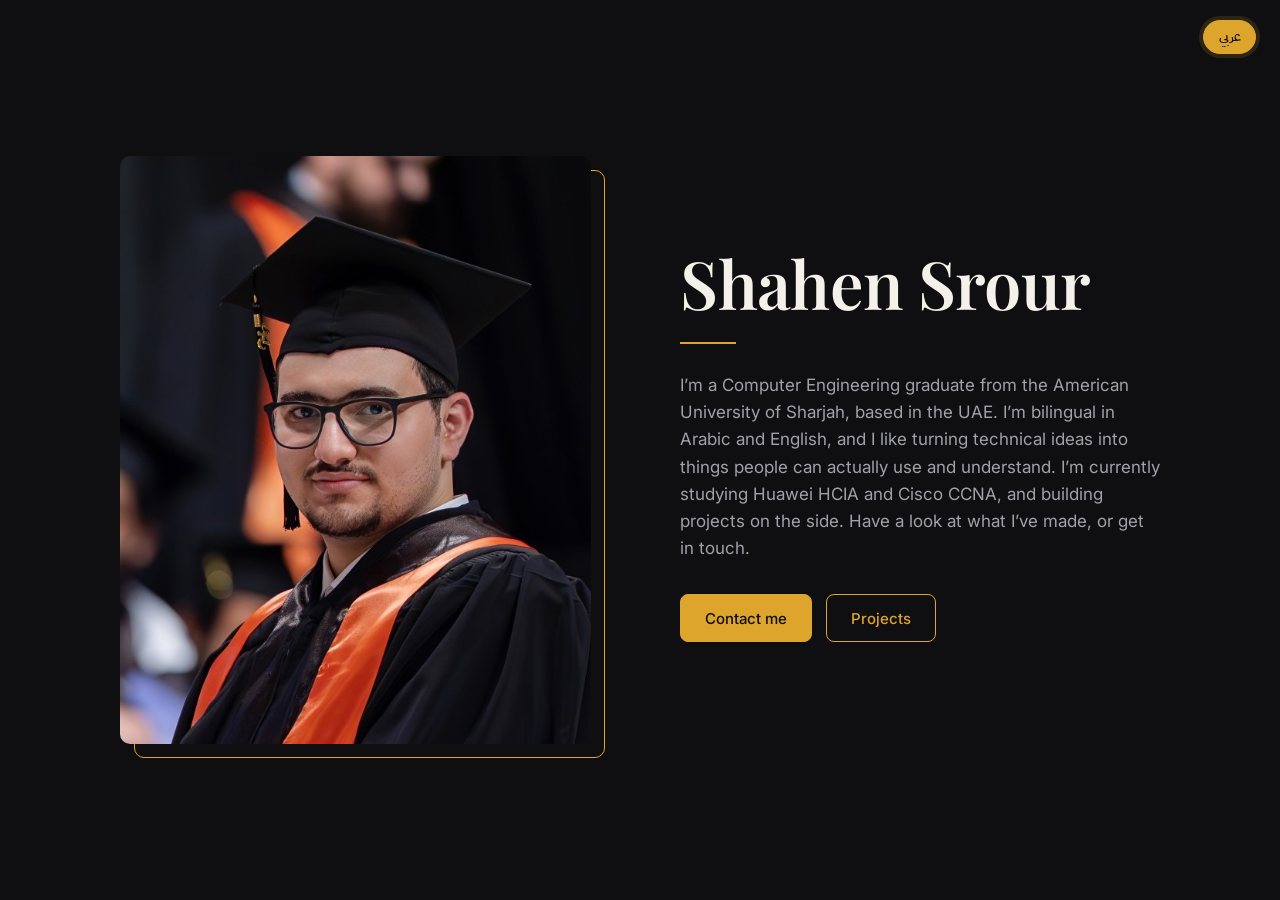
<file: index.html>
<!DOCTYPE html>
<html lang="en" dir="ltr">
<head>
  <meta charset="UTF-8">
  <meta name="viewport" content="width=device-width, initial-scale=1, viewport-fit=cover">
  <title>Shahen Srour</title>
  <meta name="description" content="Shahen Srour — portfolio">
  <link rel="preconnect" href="https://fonts.googleapis.com">
  <link rel="preconnect" href="https://fonts.gstatic.com" crossorigin>
  <link rel="stylesheet" href="https://fonts.googleapis.com/css2?family=IBM+Plex+Sans+Arabic:wght@400;500;600&family=Inter:wght@400;500;600&family=Playfair+Display:wght@500;600&display=swap">
  <link rel="stylesheet" href="style.css">
  <!-- Loaded in <head> (not deferred) so the saved language/direction is set before first paint. -->
  <script src="script.js"></script>
</head>
<body>

  <button type="button" class="lang-toggle" id="lang-toggle" lang="ar"
          aria-label="Switch to Arabic"
          data-i18n="toggle" data-i18n-attr="aria-label:toggleAria">عربي</button>

  <main class="stage" id="main">
    <figure class="photo">
      <img src="assets/photo.jpg" width="763" height="763"
           alt="Portrait of Shahen Srour" data-i18n-attr="alt:photoAlt">
    </figure>

    <section class="content" aria-labelledby="name">
      <h1 class="name" id="name" data-i18n="name">Shahen Srour</h1>
      <span class="divider" aria-hidden="true"></span>

      <div class="panels" id="panels">
        <!-- Default content -->
        <div class="panel panel--intro" id="panel-intro">
          <p class="intro" data-i18n="intro">I’m a Computer Engineering graduate from the American University of Sharjah, based in the UAE. I’m bilingual in Arabic and English, and I like turning technical ideas into things people can actually use and understand. I’m currently studying Huawei HCIA and Cisco CCNA, and building projects on the side. Have a look at what I’ve made, or get in touch.</p>
          <div class="actions">
            <button type="button" class="btn btn--primary" id="contact-btn" data-i18n="contact">Contact me</button>
            <button type="button" class="btn btn--outline" id="projects-btn"
                    aria-haspopup="dialog" aria-controls="projects-modal" data-i18n="projects">Projects</button>
          </div>
        </div>

        <!-- Socials (hidden until "Contact me") -->
        <div class="panel panel--socials" id="panel-socials" inert>
          <ul class="socials" aria-label="Social links" data-i18n-attr="aria-label:socialsLabel">
            <li>
              <a class="social-link" href="#" data-social="email">
                <span class="social-icon" aria-hidden="true">
                  <svg viewBox="0 0 24 24" fill="none" stroke="currentColor" stroke-width="1.6" stroke-linecap="round" stroke-linejoin="round"><path d="M4 4h16c1.1 0 2 .9 2 2v12c0 1.1-.9 2-2 2H4c-1.1 0-2-.9-2-2V6c0-1.1.9-2 2-2z"/><path d="M22 6l-10 7L2 6"/></svg>
                </span>
                <span class="social-text">
                  <span class="social-label" data-i18n="email">Email</span>
                  <span class="social-sub" id="email-address" dir="ltr"></span>
                </span>
              </a>
              <button type="button" class="copy-btn" id="copy-email"
                      aria-label="Copy email address" data-i18n-attr="aria-label:copyEmail">
                <svg class="icon-copy" aria-hidden="true" viewBox="0 0 24 24" fill="none" stroke="currentColor" stroke-width="1.8" stroke-linecap="round" stroke-linejoin="round"><rect x="9" y="9" width="13" height="13" rx="2"/><path d="M5 15H4a2 2 0 0 1-2-2V4a2 2 0 0 1 2-2h9a2 2 0 0 1 2 2v1"/></svg>
                <svg class="icon-check" aria-hidden="true" viewBox="0 0 24 24" fill="none" stroke="currentColor" stroke-width="2.2" stroke-linecap="round" stroke-linejoin="round"><path d="M20 6L9 17l-5-5"/></svg>
              </button>
              <span class="visually-hidden" id="copy-status" role="status"></span>
            </li>
            <li>
              <a class="social-link" href="#" data-social="linkedin" target="_blank" rel="noopener noreferrer">
                <span class="social-icon" aria-hidden="true">
                  <svg viewBox="0 0 24 24" fill="none" stroke="currentColor" stroke-width="1.6" stroke-linecap="round" stroke-linejoin="round"><path d="M16 8a6 6 0 0 1 6 6v7h-4v-7a2 2 0 0 0-4 0v7h-4v-7a6 6 0 0 1 6-6z"/><rect x="2" y="9" width="4" height="12"/><circle cx="4" cy="4" r="2"/></svg>
                </span>
                <span class="social-label">LinkedIn</span>
                <svg class="social-arrow" aria-hidden="true" viewBox="0 0 24 24" fill="none" stroke="currentColor" stroke-width="1.6" stroke-linecap="round" stroke-linejoin="round"><path d="M7 17L17 7M8 7h9v9"/></svg>
              </a>
            </li>
            <li>
              <a class="social-link" href="#" data-social="whatsapp" target="_blank" rel="noopener noreferrer">
                <span class="social-icon" aria-hidden="true">
                  <svg viewBox="0 0 24 24" fill="none" stroke="currentColor" stroke-width="1.6" stroke-linecap="round" stroke-linejoin="round"><path d="M3 21l1.65-3.8a9 9 0 1 1 3.4 2.9L3 21"/><path d="M9 10a.5.5 0 0 0 1 0V9a.5.5 0 0 0-1 0v1a5 5 0 0 0 5 5h1a.5.5 0 0 0 0-1h-1a.5.5 0 0 0 0 1"/></svg>
                </span>
                <span class="social-label" data-i18n="whatsapp">WhatsApp</span>
                <svg class="social-arrow" aria-hidden="true" viewBox="0 0 24 24" fill="none" stroke="currentColor" stroke-width="1.6" stroke-linecap="round" stroke-linejoin="round"><path d="M7 17L17 7M8 7h9v9"/></svg>
              </a>
            </li>
          </ul>
          <button type="button" class="btn btn--ghost" id="socials-back">
            <svg class="back-icon" aria-hidden="true" viewBox="0 0 24 24" fill="none" stroke="currentColor" stroke-width="1.8" stroke-linecap="round" stroke-linejoin="round"><path d="M19 12H5M12 19l-7-7 7-7"/></svg>
            <span data-i18n="back">Back</span>
          </button>
        </div>
      </div>
    </section>
  </main>

  <!-- Projects modal -->
  <div class="modal" id="projects-modal" inert>
    <div class="dialog" role="dialog" aria-modal="true" aria-labelledby="modal-title" aria-describedby="code-callout">
      <div class="dialog-head">
        <h2 class="dialog-title" id="modal-title" data-i18n="modalTitle">Projects</h2>
        <button type="button" class="btn btn--ghost btn--sm" id="modal-back">
          <svg class="back-icon" aria-hidden="true" viewBox="0 0 24 24" fill="none" stroke="currentColor" stroke-width="1.8" stroke-linecap="round" stroke-linejoin="round"><path d="M19 12H5M12 19l-7-7 7-7"/></svg>
          <span data-i18n="back">Back</span>
        </button>
      </div>

      <div class="card-area">
        <img class="card-img" src="assets/card.jpg" width="275" height="435"
             alt="My business card. The access code under my name is blurred."
             data-i18n-attr="alt:cardAlt">
        <p class="code-callout" id="code-callout">
          <svg class="callout-arrow" aria-hidden="true" viewBox="0 0 24 40" fill="none" stroke="currentColor" stroke-width="1.8" stroke-linecap="round" stroke-linejoin="round"><path d="M12 38c3-10-3-20 0-34"/><path d="M6 10l6-6 6 6"/></svg>
          <span class="callout-text" data-i18n="callout">That blurred line is the access code. You'll find it on my printed card.</span>
        </p>
      </div>

      <form class="unlock" id="unlock-form" novalidate>
        <label class="visually-hidden" for="code" data-i18n="codeLabel">Access code</label>
        <div class="unlock-row">
          <div class="code-field" id="code-field">
            <input class="code-input" id="code" name="code" type="password"
                   autocomplete="off" autocapitalize="off" spellcheck="false"
                   placeholder="Access code" aria-describedby="code-error"
                   data-i18n-attr="placeholder:codePlaceholder">
            <button type="button" class="eye-toggle" id="eye-toggle"
                    aria-controls="code" aria-pressed="false" aria-label="Show code">
              <svg class="icon-eye" aria-hidden="true" viewBox="0 0 24 24" fill="none" stroke="currentColor" stroke-width="1.7" stroke-linecap="round" stroke-linejoin="round"><path d="M1 12s4-8 11-8 11 8 11 8-4 8-11 8-11-8-11-8z"/><circle cx="12" cy="12" r="3"/></svg>
              <svg class="icon-eye-off" aria-hidden="true" viewBox="0 0 24 24" fill="none" stroke="currentColor" stroke-width="1.7" stroke-linecap="round" stroke-linejoin="round"><path d="M17.94 17.94A10.07 10.07 0 0 1 12 20c-7 0-11-8-11-8a18.45 18.45 0 0 1 5.06-5.94M9.9 4.24A9.12 9.12 0 0 1 12 4c7 0 11 8 11 8a18.5 18.5 0 0 1-2.16 3.19m-6.72-1.07a3 3 0 1 1-4.24-4.24"/><path d="M1 1l22 22"/></svg>
            </button>
          </div>
          <button type="submit" class="btn btn--primary" data-i18n="submit">Unlock</button>
        </div>
        <p class="error" id="code-error" aria-live="polite"></p>
      </form>
    </div>
  </div>

</body>
</html>
</file>
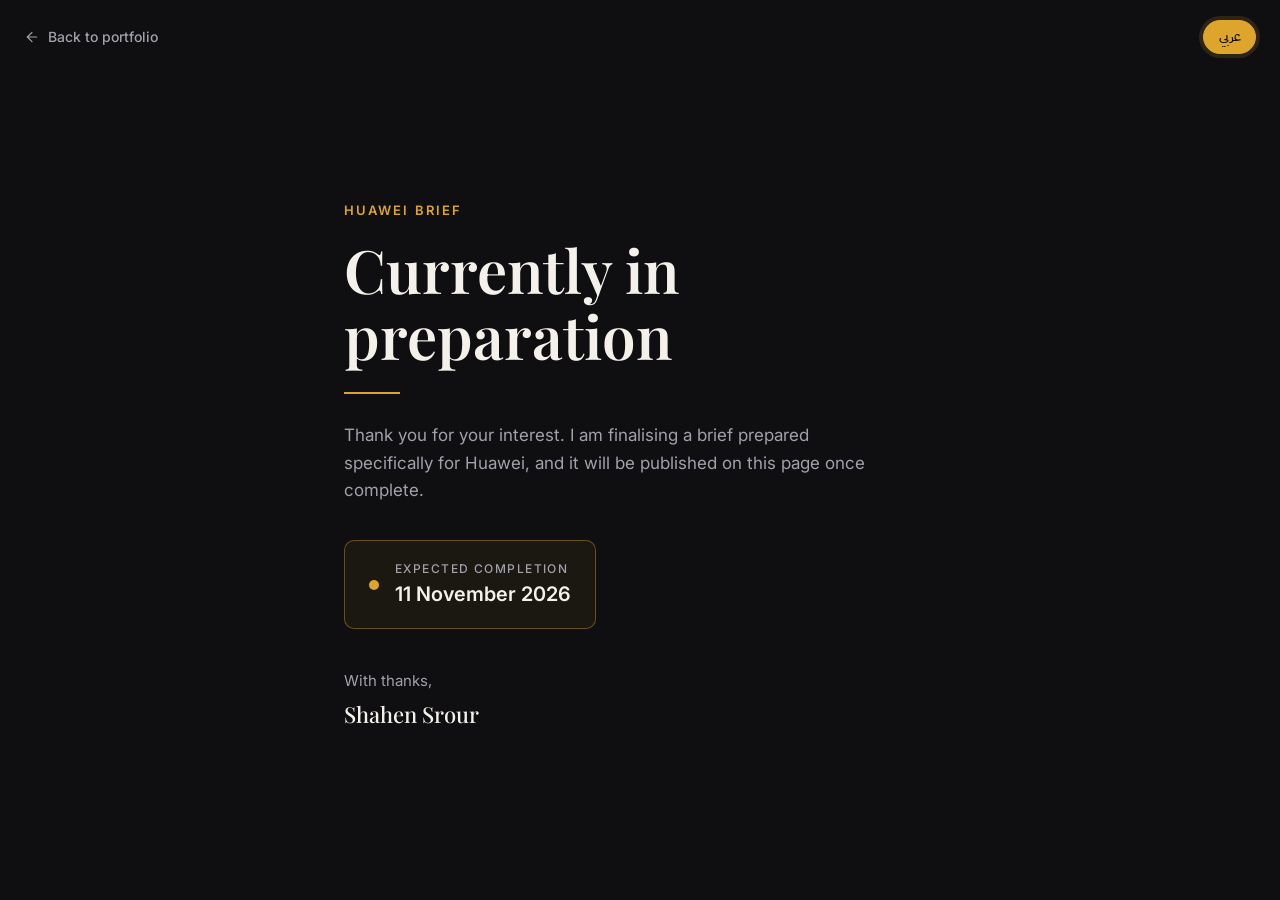
<file: huawei-brief.html>
<!DOCTYPE html>
<html lang="en" dir="ltr">
<head>
  <meta charset="UTF-8">
  <meta name="viewport" content="width=device-width, initial-scale=1, viewport-fit=cover">
  <meta name="robots" content="noindex, nofollow">
  <title>Huawei Brief · Shahen Srour</title>
  <link rel="preconnect" href="https://fonts.googleapis.com">
  <link rel="preconnect" href="https://fonts.gstatic.com" crossorigin>
  <link rel="stylesheet" href="https://fonts.googleapis.com/css2?family=IBM+Plex+Sans+Arabic:wght@400;500;600&family=Inter:wght@400;500;600&family=Playfair+Display:wght@500;600&display=swap">
  <link rel="stylesheet" href="style.css">
  <script>
    /* EN/AR text for this page. Shares the language choice saved by the main site. */
    (function () {
      var KEY = "portfolio-lang";
      var TEXT = {
        en: {
          pageTitle: "Huawei Brief · Shahen Srour",
          back: "Back to portfolio",
          eyebrow: "Huawei Brief",
          title: "Currently in preparation",
          lead: "Thank you for your interest. I am finalising a brief prepared specifically for Huawei, and it will be published on this page once complete.",
          statusLabel: "Expected completion",
          date: "11 November 2026",
          sign: "With thanks,",
          name: "Shahen Srour",
          toggle: "عربي",
          toggleAria: "Switch to Arabic"
        },
        ar: {
          pageTitle: "موجز هواوي · شاهين سرور",
          back: "العودة إلى معرض أعمالي",
          eyebrow: "موجز هواوي",
          title: "قيد الإعداد حالياً",
          lead: "شكراً لاهتمامك. أعمل حالياً على إعداد موجز خاص بشركة هواوي، وسيُنشر على هذه الصفحة فور اكتماله.",
          statusLabel: "موعد الإنجاز المتوقع",
          date: "11 نوفمبر 2026",
          sign: "مع خالص الشكر،",
          name: "شاهين سرور",
          toggle: "EN",
          toggleAria: "التبديل إلى الإنجليزية"
        }
      };

      var lang = "en";
      try { if (localStorage.getItem(KEY) === "ar") lang = "ar"; } catch (e) {}
      var root = document.documentElement;
      root.lang = lang;
      root.dir = lang === "ar" ? "rtl" : "ltr";

      function apply(l) {
        var t = TEXT[l];
        lang = l;
        root.lang = l;
        root.dir = l === "ar" ? "rtl" : "ltr";
        document.title = t.pageTitle;
        document.querySelectorAll("[data-i18n]").forEach(function (el) {
          if (t[el.dataset.i18n] !== undefined) el.textContent = t[el.dataset.i18n];
        });
        var toggle = document.getElementById("lang-toggle");
        toggle.setAttribute("aria-label", t.toggleAria);
        toggle.lang = l === "ar" ? "en" : "ar";
      }

      document.addEventListener("DOMContentLoaded", function () {
        apply(lang);
        document.getElementById("lang-toggle").addEventListener("click", function () {
          var next = lang === "ar" ? "en" : "ar";
          apply(next);
          try { localStorage.setItem(KEY, next); } catch (e) {}
        });
      });
    })();
  </script>
</head>
<body class="brief-page">

  <a class="brief-back" href="index.html">
    <svg class="back-icon" aria-hidden="true" viewBox="0 0 24 24" fill="none" stroke="currentColor" stroke-width="1.8" stroke-linecap="round" stroke-linejoin="round"><path d="M19 12H5M12 19l-7-7 7-7"/></svg>
    <span data-i18n="back">Back to portfolio</span>
  </a>

  <button type="button" class="lang-toggle" id="lang-toggle" lang="ar"
          aria-label="Switch to Arabic" data-i18n="toggle">عربي</button>

  <main class="brief">
    <p class="brief-eyebrow" data-i18n="eyebrow">Huawei Brief</p>
    <h1 class="brief-title" data-i18n="title">Currently in preparation</h1>
    <span class="divider" aria-hidden="true"></span>
    <p class="brief-lead" data-i18n="lead">Thank you for your interest. I am finalising a brief prepared specifically for Huawei, and it will be published on this page once complete.</p>

    <div class="brief-status">
      <span class="status-dot" aria-hidden="true"></span>
      <p class="status-text">
        <span class="status-label" data-i18n="statusLabel">Expected completion</span>
        <time class="status-date" datetime="2026-11-11" data-i18n="date">11 November 2026</time>
      </p>
    </div>

    <p class="brief-sign">
      <span data-i18n="sign">With thanks,</span>
      <span class="brief-name" data-i18n="name">Shahen Srour</span>
    </p>
  </main>

</body>
</html>
</file>
<file: style.css>
/* ---------- Tokens ---------- */
:root {
  --bg: #0F0F11;
  --surface: #17171A;
  --gold: #DDA52C;
  --gold-hover: #E8B64C;
  --gold-soft: rgba(221, 165, 44, 0.12);
  --gold-line: rgba(221, 165, 44, 0.4);
  --text: #F4F1EA;
  --muted: #A1A1AA;
  --line: rgba(244, 241, 234, 0.1);
  --error: #EC8A5E;

  --font-display: "Playfair Display", Georgia, "Times New Roman", serif;
  --font-body: "Inter", system-ui, -apple-system, "Segoe UI", Roboto, sans-serif;
  --font-ar: "IBM Plex Sans Arabic", "Segoe UI", Tahoma, sans-serif;

  --radius: 10px;
  --dur: 400ms;

  /* 1vh fallback, upgraded to 1dvh where supported (mobile browser bars) */
  --vh: 1vh;

  /* Sizing (overridden on small / short screens) */
  --photo-h: min(calc(var(--vh) * 66), 600px, 46vw);
  --frame-offset: 14px;
  --name-size: clamp(2.75rem, 5.2vw, 4.75rem);
  --divider-space: 1.5rem;
  --intro-size: 1.0625rem;
  --btn-h: 48px;
  --row-pad: 0.875rem;
  --icon-box: 40px;

  color-scheme: dark;
}

@supports (height: 1dvh) {
  :root { --vh: 1dvh; }
}

/* ---------- Base ---------- */
*,
*::before,
*::after { box-sizing: border-box; }

html,
body {
  margin: 0;
  height: 100vh;
  height: 100dvh;
  overflow: hidden;
}

body {
  background: var(--bg);
  color: var(--text);
  font-family: var(--font-body);
  font-size: 16px;
  line-height: 1.6;
  -webkit-font-smoothing: antialiased;
  -moz-osx-font-smoothing: grayscale;
}

html[lang="ar"] body { font-family: var(--font-ar); }

img { display: block; max-width: 100%; }

button,
input { font: inherit; color: inherit; }

:focus-visible {
  outline: 2px solid var(--gold);
  outline-offset: 3px;
}

.visually-hidden {
  position: absolute !important;
  width: 1px; height: 1px;
  padding: 0; margin: -1px;
  overflow: hidden;
  clip: rect(0 0 0 0);
  white-space: nowrap;
  border: 0;
}

/* ---------- Language toggle ---------- */
.lang-toggle {
  position: fixed;
  top: calc(env(safe-area-inset-top, 0px) + 1.25rem);
  inset-inline-end: 1.5rem;
  z-index: 10;
  min-height: 34px;
  padding: 0.25rem 0.9rem;
  background: var(--gold);
  border: 1px solid var(--gold);
  border-radius: 999px;
  color: var(--bg);
  font-size: 0.8125rem;
  font-weight: 600;
  cursor: pointer;
  box-shadow: 0 0 0 4px rgba(221, 165, 44, 0.15);
  transition: background-color 0.2s ease, border-color 0.2s ease, box-shadow 0.2s ease;
}
.lang-toggle:hover {
  background: var(--gold-hover);
  border-color: var(--gold-hover);
  box-shadow: 0 0 0 6px rgba(221, 165, 44, 0.2);
}
.lang-toggle:lang(ar) { font-family: var(--font-ar); }
.lang-toggle:lang(en) { font-family: var(--font-body); }

/* ---------- Layout ---------- */
.stage {
  height: 100vh;
  height: 100dvh;
  display: grid;
  grid-template-columns: auto minmax(0, 30rem);
  justify-content: center;
  align-items: center;
  column-gap: clamp(3rem, 7vw, 7rem);
  padding: 2rem clamp(1.5rem, 5vw, 4rem);
}

/* ---------- Photo ---------- */
.photo {
  position: relative;
  margin: 0;
  height: var(--photo-h);
  width: calc(var(--photo-h) * 0.8);
  justify-self: end;
}

/* offset gold frame */
.photo::before {
  content: "";
  position: absolute;
  inset: 0;
  border: 1px solid var(--gold);
  border-radius: var(--radius);
  transform: translate(var(--frame-offset), var(--frame-offset));
}
html[dir="rtl"] .photo::before {
  transform: translate(calc(var(--frame-offset) * -1), var(--frame-offset));
}

.photo img {
  position: relative;
  width: 100%;
  height: 100%;
  object-fit: cover;
  border-radius: var(--radius);
  background: #1B1B1F;
}

/* ---------- Text column ---------- */
.content { min-width: 0; }

.name {
  margin: 0;
  font-family: var(--font-display);
  font-weight: 600;
  font-size: var(--name-size);
  line-height: 1.05;
  letter-spacing: -0.01em;
}
html[lang="ar"] .name {
  font-family: var(--font-ar);
  line-height: 1.3;
  letter-spacing: 0;
}

.divider {
  display: block;
  width: 56px;
  height: 2px;
  background: var(--gold);
  margin-block: var(--divider-space) calc(var(--divider-space) + 0.25rem);
}

/* Both panels share one grid cell, so they cross-fade in the same spot */
.panels {
  display: grid;
  align-items: start;
}

.panel {
  grid-area: 1 / 1;
  opacity: 1;
  transform: none;
  visibility: visible;
  transition:
    opacity var(--dur) ease,
    transform var(--dur) ease,
    visibility 0s linear 0s;
}

.panel--socials,
.panels.show-socials .panel--intro {
  opacity: 0;
  transform: translateY(10px);
  visibility: hidden;
  pointer-events: none;
  transition:
    opacity var(--dur) ease,
    transform var(--dur) ease,
    visibility 0s linear var(--dur);
}

.panels.show-socials .panel--socials {
  opacity: 1;
  transform: none;
  visibility: visible;
  pointer-events: auto;
  transition:
    opacity var(--dur) ease,
    transform var(--dur) ease,
    visibility 0s linear 0s;
}

.intro {
  margin: 0 0 2rem;
  max-width: 30rem;
  color: var(--muted);
  font-size: var(--intro-size);
}

.actions {
  display: flex;
  flex-wrap: wrap;
  gap: 0.875rem;
}

/* ---------- Buttons ---------- */
.btn {
  display: inline-flex;
  align-items: center;
  justify-content: center;
  gap: 0.5rem;
  min-height: var(--btn-h);
  padding: 0 1.5rem;
  border: 1px solid var(--gold);
  border-radius: 8px;
  font-size: 0.9375rem;
  font-weight: 500;
  line-height: 1;
  text-decoration: none;
  cursor: pointer;
  transition: background-color 0.2s ease, border-color 0.2s ease, color 0.2s ease;
}

.btn--primary { background: var(--gold); color: var(--bg); }
.btn--primary:hover { background: var(--gold-hover); border-color: var(--gold-hover); }

.btn--outline { background: transparent; color: var(--gold); }
.btn--outline:hover { background: var(--gold-soft); }

.btn--ghost {
  background: transparent;
  border-color: var(--line);
  color: var(--muted);
  padding: 0 1.1rem;
}
.btn--ghost:hover { color: var(--text); border-color: var(--gold-line); }

.btn--sm { min-height: 36px; padding: 0 0.875rem; font-size: 0.875rem; }

.back-icon { width: 16px; height: 16px; flex: none; }
html[dir="rtl"] .back-icon { transform: scaleX(-1); }

/* ---------- Socials ---------- */
.socials {
  list-style: none;
  margin: 0 0 1.5rem;
  padding: 0;
  border-top: 1px solid var(--line);
}
.socials li {
  display: flex;
  align-items: center;
  gap: 0.5rem;
  border-bottom: 1px solid var(--line);
}

.social-link {
  flex: 1;
  min-width: 0;
  display: flex;
  align-items: center;
  gap: 1rem;
  padding: var(--row-pad) 0.25rem;
  border-radius: 6px;
  color: var(--text);
  text-decoration: none;
  font-weight: 500;
  transition: color 0.2s ease;
}

.social-icon {
  display: grid;
  place-items: center;
  flex: none;
  width: var(--icon-box);
  height: var(--icon-box);
  border: 1px solid var(--gold-line);
  border-radius: 50%;
  color: var(--gold);
  transition: background-color 0.2s ease;
}
.social-icon svg { width: 18px; height: 18px; }

.social-label { flex: 1; }

/* Email row: label with the address underneath */
.social-text {
  flex: 1;
  min-width: 0;
  display: flex;
  flex-direction: column;
  line-height: 1.3;
}
.social-sub {
  align-self: flex-start; /* sits at the start edge in both LTR and RTL */
  max-width: 100%;
  overflow: hidden;
  text-overflow: ellipsis;
  white-space: nowrap;
  color: var(--muted);
  font-family: var(--font-body);
  font-size: 0.875rem;
  font-weight: 400;
  transition: color 0.2s ease;
}
.social-link:hover .social-sub { color: var(--text); }

.copy-btn {
  flex: none;
  width: 38px;
  height: 38px;
  display: grid;
  place-items: center;
  padding: 0;
  background: transparent;
  border: 1px solid var(--gold-line);
  border-radius: 8px;
  color: var(--gold);
  cursor: pointer;
  transition: background-color 0.2s ease, color 0.2s ease, border-color 0.2s ease;
}
.copy-btn:hover { background: var(--gold-soft); }
.copy-btn svg { width: 17px; height: 17px; }
.copy-btn .icon-check,
.copy-btn.is-copied .icon-copy { display: none; }
.copy-btn.is-copied .icon-check { display: block; }
.copy-btn.is-copied { background: var(--gold); border-color: var(--gold); color: var(--bg); }

.social-arrow {
  width: 18px;
  height: 18px;
  color: var(--muted);
  transition: color 0.2s ease, transform 0.2s ease;
}
html[dir="rtl"] .social-arrow { transform: scaleX(-1); }

.social-link:hover { color: var(--gold); }
.social-link:hover .social-icon { background: var(--gold-soft); }
.social-link:hover .social-arrow { color: var(--gold); transform: translate(2px, -2px); }
html[dir="rtl"] .social-link:hover .social-arrow { transform: translate(-2px, -2px) scaleX(-1); }

/* ---------- Modal ---------- */
.modal {
  position: fixed;
  inset: 0;
  z-index: 20;
  display: grid;
  place-items: center;
  padding: 1.25rem;
  background: rgba(8, 8, 10, 0.78);
  -webkit-backdrop-filter: blur(4px);
  backdrop-filter: blur(4px);
  opacity: 0;
  visibility: hidden;
  transition: opacity 0.3s ease, visibility 0s linear 0.3s;
}
.modal.is-open {
  opacity: 1;
  visibility: visible;
  transition: opacity 0.3s ease, visibility 0s linear 0s;
}

.dialog {
  width: min(100%, 36rem);
  max-height: 100%;
  overflow: auto;
  padding: 1.5rem;
  background: var(--surface);
  border: 1px solid var(--line);
  border-radius: 14px;
  box-shadow: 0 30px 80px rgba(0, 0, 0, 0.5);
  transform: scale(0.95) translateY(8px);
  transition: transform 0.3s ease;
}
.modal.is-open .dialog { transform: none; }

.dialog-head {
  display: flex;
  align-items: center;
  justify-content: space-between;
  gap: 1rem;
  margin-bottom: 1.25rem;
}

.dialog-title {
  margin: 0;
  font-size: 1.125rem;
  font-weight: 600;
}

/* Business card (centered) + upward arrow pointing at the blurred code.
   --code-x: horizontal centre of the code in card.jpg (fraction of width)
   --code-bottom: bottom edge of the code (fraction of height)
   Adjust them if you swap in a different card image. */
.card-area {
  --card-h: clamp(200px, calc(var(--vh) * 34), 290px);
  --card-w: calc(var(--card-h) * 275 / 435);
  --code-x: 0.4;
  --code-bottom: 0.92;

  display: flex;
  flex-direction: column;
  align-items: center;
}

.card-img {
  width: var(--card-w);
  height: var(--card-h);
  object-fit: cover;
  border-radius: var(--radius);
  border: 1px solid var(--line);
  background: #111215;
}

.code-callout {
  display: flex;
  flex-direction: column;
  align-items: center;
  gap: 0.25rem;
  max-width: 24rem;
  /* pull the arrow up so its tip sits just under the code */
  margin: calc(var(--card-h) * (var(--code-bottom) - 1)) 0 0;
  color: var(--gold);
  font-size: 0.875rem;
  font-weight: 500;
  line-height: 1.4;
  text-align: center;
}

.callout-arrow {
  flex: none;
  width: 24px;
  height: 40px;
  /* the card image doesn't mirror in RTL, so this physical shift is correct in both */
  transform: translateX(calc(var(--card-w) * (var(--code-x) - 0.5)));
  filter: drop-shadow(0 0 2px rgba(0, 0, 0, 0.9));
}

.unlock {
  display: flex;
  flex-direction: column;
  align-items: center;
  gap: 0.5rem;
  margin-top: 1.5rem;
  text-align: center;
}

.unlock-row {
  display: flex;
  gap: 0.5rem;
  width: min(100%, 22rem);
}

.code-field {
  position: relative;
  flex: 1;
  min-width: 0;
  display: flex;
}

.code-input {
  width: 100%;
  min-width: 0;
  height: 44px;
  padding-block: 0;
  padding-inline: 0.875rem 2.75rem; /* room for the eye button */
  background: var(--bg);
  border: 1px solid rgba(244, 241, 234, 0.2);
  border-radius: 8px;
  color: var(--text);
  transition: border-color 0.2s ease;
}
.code-input::placeholder { color: var(--muted); }
.code-input:focus-visible { outline-offset: 2px; border-color: var(--gold); }
.code-input[aria-invalid="true"] { border-color: var(--error); }

.unlock .btn { min-height: 44px; padding: 0 1.1rem; }

.eye-toggle {
  position: absolute;
  inset-block: 4px;
  inset-inline-end: 4px;
  width: 36px;
  display: grid;
  place-items: center;
  padding: 0;
  background: none;
  border: 0;
  border-radius: 6px;
  color: var(--muted);
  cursor: pointer;
  transition: color 0.2s ease;
}
.eye-toggle:hover,
.eye-toggle[aria-pressed="true"] { color: var(--gold); }
.eye-toggle:focus-visible { outline-offset: 0; }
.eye-toggle svg { width: 18px; height: 18px; }
.eye-toggle .icon-eye-off,
.eye-toggle[aria-pressed="true"] .icon-eye { display: none; }
.eye-toggle[aria-pressed="true"] .icon-eye-off { display: block; }

.error {
  margin: 0;
  min-height: 1.3em;
  font-size: 0.8125rem;
  font-weight: 500;
  color: var(--error);
}

@keyframes shake {
  0%, 100% { transform: translateX(0); }
  20% { transform: translateX(-6px); }
  40% { transform: translateX(6px); }
  60% { transform: translateX(-4px); }
  80% { transform: translateX(4px); }
}
.is-shaking { animation: shake 0.4s ease; }

/* ---------- Huawei brief page (huawei-brief.html) ---------- */
.brief {
  height: 100vh;
  height: 100dvh;
  max-width: 40rem;
  margin-inline: auto;
  display: flex;
  flex-direction: column;
  justify-content: center;
  padding: 5rem 1.5rem 3rem;
}

.brief-back {
  position: fixed;
  top: calc(env(safe-area-inset-top, 0px) + 1.25rem);
  inset-inline-start: 1.5rem;
  z-index: 10;
  display: inline-flex;
  align-items: center;
  gap: 0.5rem;
  min-height: 34px;
  border-radius: 6px;
  color: var(--muted);
  font-size: 0.875rem;
  font-weight: 500;
  text-decoration: none;
  transition: color 0.2s ease;
}
.brief-back:hover { color: var(--gold); }

.brief-eyebrow {
  margin: 0 0 1rem;
  color: var(--gold);
  font-size: 0.8125rem;
  font-weight: 600;
  letter-spacing: 0.16em;
  text-transform: uppercase;
}

.brief-title {
  margin: 0;
  font-family: var(--font-display);
  font-weight: 600;
  font-size: clamp(2.25rem, 5vw, 3.75rem);
  line-height: 1.1;
}

.brief .divider { margin-inline: 0; } /* align with the text, also on mobile */

.brief-lead {
  margin: 0 0 2.25rem;
  max-width: 34rem;
  color: var(--muted);
  font-size: 1.0625rem;
}

.brief-status {
  display: flex;
  align-items: center;
  gap: 1rem;
  width: fit-content;
  max-width: 100%;
  padding: 1.125rem 1.5rem;
  border: 1px solid var(--gold-line);
  border-radius: var(--radius);
  background: rgba(221, 165, 44, 0.06);
}

.status-dot {
  flex: none;
  width: 10px;
  height: 10px;
  border-radius: 50%;
  background: var(--gold);
  animation: status-pulse 2.2s ease-out infinite;
}
@keyframes status-pulse {
  0%   { box-shadow: 0 0 0 0 rgba(221, 165, 44, 0.55); }
  70%  { box-shadow: 0 0 0 10px rgba(221, 165, 44, 0); }
  100% { box-shadow: 0 0 0 0 rgba(221, 165, 44, 0); }
}

.status-text { margin: 0; }

.status-label {
  display: block;
  color: var(--muted);
  font-size: 0.75rem;
  font-weight: 500;
  letter-spacing: 0.12em;
  text-transform: uppercase;
}

.status-date {
  display: block;
  color: var(--text);
  font-size: 1.25rem;
  font-weight: 600;
}

.brief-sign {
  margin: 2.5rem 0 0;
  color: var(--muted);
  font-size: 0.9375rem;
}

.brief-name {
  display: block;
  margin-top: 0.25rem;
  color: var(--text);
  font-family: var(--font-display);
  font-size: 1.375rem;
  font-weight: 500;
}

/* Arabic: no letter-spacing (it breaks joined letters), Arabic font for display text */
html[lang="ar"] .brief-eyebrow,
html[lang="ar"] .status-label { letter-spacing: 0; font-size: 0.875rem; }
html[lang="ar"] .brief-title,
html[lang="ar"] .brief-name { font-family: var(--font-ar); line-height: 1.35; }

/* ---------- Short desktop / landscape phones ---------- */
@media (min-width: 761px) and (max-height: 620px) {
  :root {
    --photo-h: min(calc(var(--vh) * 78), 46vw);
    --frame-offset: 10px;
    --name-size: clamp(2.25rem, 4.5vw, 3.25rem);
    --divider-space: 0.875rem;
    --intro-size: 0.9375rem;
    --btn-h: 42px;
    --row-pad: 0.4rem;
    --icon-box: 34px;
  }
  .stage { padding-block: 1rem; }
  .intro { margin-bottom: 1.25rem; }
  .socials { margin-bottom: 1rem; }
}

/* ---------- Mobile: stack photo above text ---------- */
@media (max-width: 760px) {
  :root {
    --photo-h: min(calc(var(--vh) * 30), 300px, 62vw);
    --frame-offset: 10px;
    --name-size: clamp(2rem, 9vw, 2.6rem);
    --divider-space: 1rem;
    --intro-size: 0.9375rem;
    --btn-h: 44px;
    --row-pad: 0.5rem;
    --icon-box: 36px;
  }

  .stage {
    grid-template-columns: minmax(0, 26rem);
    grid-template-rows: auto auto;
    align-content: center;
    row-gap: calc(var(--vh) * 4.5);
    padding:
      calc(env(safe-area-inset-top, 0px) + 4rem)
      1.5rem
      calc(env(safe-area-inset-bottom, 0px) + 1.5rem);
  }

  .photo { justify-self: center; }

  .content { text-align: center; }
  .divider { margin-inline: auto; }
  .intro { margin: 0 auto 1.25rem; }
  .actions { justify-content: center; }
  .actions .btn { flex: 1 1 0; padding: 0 1rem; }
  .social-link { text-align: start; }
  .socials { margin-bottom: 1rem; }

  .dialog { padding: 1rem; }
  .dialog-head { margin-bottom: 1rem; }
  .card-area { --card-h: clamp(180px, calc(var(--vh) * 30), 240px); }
  .code-callout { font-size: 0.8125rem; }
  .unlock { margin-top: 1.25rem; gap: 0.375rem; }
  .unlock .btn { padding: 0 0.875rem; }

  .brief { padding: 5rem 1.5rem 2rem; }
  .brief-lead { font-size: 0.9375rem; margin-bottom: 1.75rem; }
  .brief-status { padding: 1rem 1.25rem; }
  .brief-sign { margin-top: 2rem; }
}

/* ---------- Reduced motion ---------- */
@media (prefers-reduced-motion: reduce) {
  *,
  *::before,
  *::after {
    animation: none !important;
    transition-duration: 0.01ms !important;
    transition-delay: 0s !important;
  }
  .panel,
  .dialog { transform: none !important; }
}
</file>
